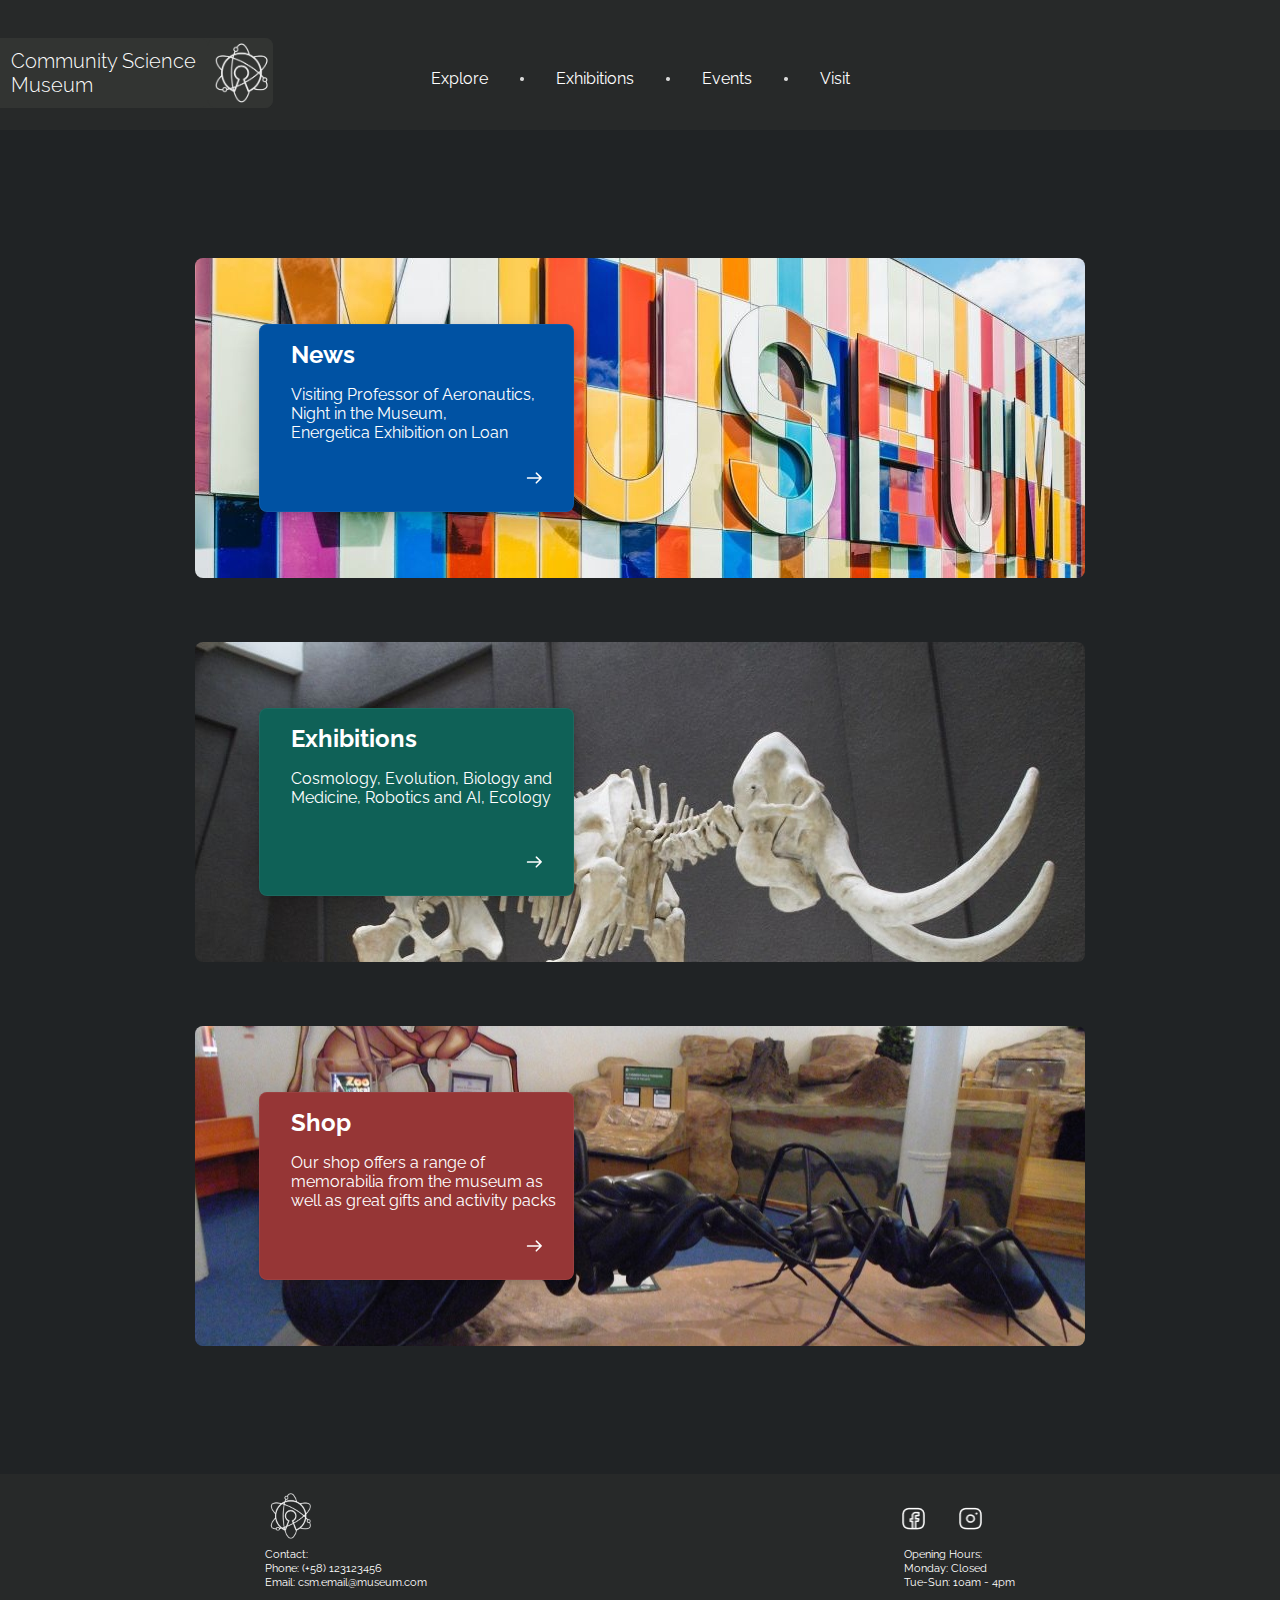
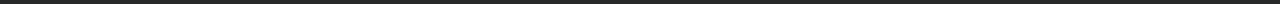
<file: index.html>
<!DOCTYPE html>
<html lang="en">

<head>
    <meta charset="UTF-8" />
    <meta http-equiv="X-UA-Compatible" content="IE=edge" />
    <meta name="viewport" content="width=device-width, initial-scale=1.0" />
    <meta name="description" content="Home Page of Community Science Museum " />
    <link rel="stylesheet" href="global.css" />
    <link rel="stylesheet" href="index.css" />
    <script src="app.js" defer></script>
    <title>Homepage | Semester Project</title>
</head>

<body>
    <!-- Header start -->
    <header class="header">
        <div class="csm-text">
            <h1>Community Science Museum</h1>
            <a href="/index.html">
                <figure class="logo-wrapper">
                    <img id="logo" class="logo" src="/images/footer-logo.png"
                        alt="The logo of Community Science Museum" />
                </figure>
            </a>
        </div>
        <nav class="nav">
            <p class="nav-link">
                <a href="/explore/explore.html" class="explore">Explore</a>
            </p>

            <img class="nav-dots" src="/images/Navbar-dots.png" alt="Dot between links" />

            <p class="nav-link">
                <a href="/exhibitions/exhibitions.html" class="exhibitions">Exhibitions</a>
            </p>

            <img class="nav-dots" src="/images/Navbar-dots.png" alt="Dot between links" />

            <p class="nav-link">
                <a href="/events/events.html" class="events">Events</a>
            </p>

            <img class="nav-dots" src="/images/Navbar-dots.png" alt="Dot between links" />

            <p class="nav-link">
                <a href="/visit/visit.html" class="visit">Visit</a>
            </p>


        </nav>
    </header>
    <!-- Header end -->
    <!-- Main start -->
    <main>
        <!-- Mobile/tablet start -->
        <section class="card-container mobile">
            <h1>Home</h1>
            <article class="card">
                <a href="events/events.html">
                    <img class="card-image" src="images/scott-webb-102825.jpg"
                        alt="A look at the Museum wall from the outside" />
                    <div class="card-text-arrow-container">
                        <div class="card-text">
                            <h2>Events</h2>
                            <p>
                                Visiting Professor of Aeronautics,
                                Night in the Museum,
                                Energetica Exhibition on Loan
                            </p>
                        </div>
                        <img class="right-arrow" src="images/right-arrow.png" alt="Arrow pointing to the right" />
                    </div>
                </a>
            </article>
            <article class="card bg-green">
                <a href="exhibitions/exhibitions.html">
                    <img class="card-image" src="images/mammoth-1257288_1920.jpg" alt="The skeleton of a Mammoth" />
                    <div class="card-text-arrow-container">
                        <div class="card-text">
                            <h2>Exhibitions</h2>
                            <p>
                                Cosmology, Evolution, Biology and Medicine, Robotics and AI,
                                Ecology
                            </p>
                        </div>
                        <img class="right-arrow" src="images/right-arrow.png" alt="Arrow pointing to the right" />
                    </div>
                </a>
            </article>
            <article class="card bg-red">
                <a href="visit/visit.html">
                    <img class="card-image" src="images/genoa-956405_1920.jpg"
                        alt="A look at the Museum wall from the outside" />
                    <div class="card-text-arrow-container mobile">
                        <div class="card-text">
                            <h2>Shop</h2>
                            <p>
                                Our shop offers a range of memorabilia from the museum as well as
                                great gifts and activities!
                            </p>
                        </div>
                        <img class="right-arrow" src="images/right-arrow.png" alt="Arrow pointing to the right" />
                    </div>
                </a>
            </article>
        </section>
        <!-- Mobile/tablet end -->
        <!-- Desktop start -->
        <section class="desktop-card-container desktop">
            <img id="top-button" src="images/Arrow-up.png" alt="Back to top" style="visibility: hidden;">
            <article class="card bg-museum">
                <div class="inner-card">
                    <a href="events/events.html">
                        <div class="inner-card-text">
                            <h2 class="h2-text">News</h2>
                            <p>Visiting Professor of Aeronautics,<br>
                                Night in the Museum, <br>
                                Energetica Exhibition on Loan</p>
                        </div>
                        <div class="inner-card-arrow">
                            <img src="images/right-arrow.png" alt="Arrow pointing right">
                        </div>
                    </a>
                </div>
            </article>
            <article class="card bg-mammoth">
                <div class="inner-card bg-green">
                    <a href="exhibitions/exhibitions.html">
                        <div class="inner-card-text">
                            <h2 class="h2-text">Exhibitions</h2>
                            <p>Cosmology, Evolution, Biology and Medicine, Robotics and AI, Ecology</p>
                        </div>
                        <div class="inner-card-arrow">
                            <img src="images/right-arrow.png" alt="Arrow pointing right">
                        </div>
                    </a>
                </div>
            </article>
            <article class="card bg-ant">
                <div class="inner-card bg-red">
                    <a href="visit/visit.html">
                        <div class="inner-card-text">
                            <h2 class="h2-text">Shop</h2>
                            <p>Our shop offers a range of memorabilia from the museum as well as great gifts and
                                activity
                                packs</p>
                        </div>
                        <div class="inner-card-arrow">
                            <img src="images/right-arrow.png" alt="Arrow pointing right">
                        </div>
                    </a>
                </div>
            </article>
        </section>
        <!-- To the top button start -->
        <!-- To the top button end -->
        <!-- Desktop end -->
    </main>
    <!-- Main end -->
    <!-- Footer start -->
    <footer class="footer">
        <div class="wrapper">
            <div class="logos">
                <a href="index.html">
                    <img class="footer-logo" src="images/footer-logo.png" alt="Community Science Museum Logo" />
                </a>
                <div class="social-logos">
                    <img class="facebook-logo" src="images/facebook.png" alt="Facebook logo" />
                    <img class="instagram-logo" src="images/instagram.png" alt="Instagram logo" />
                </div>
            </div>
            <div class="info">
                <div class="contact">
                    <h3>Contact:</h3>
                    <h3>Phone: (+58) 123123456</h3>
                    <h3>Email: csm.email@museum.com</h3>
                </div>
                <div class="opening-hours">
                    <h3>Opening Hours:</h3>
                    <h3>Monday: Closed</h3>
                    <h3>Tue-Sun: 10am - 4pm</h3>
                </div>
            </div>
        </div>
    </footer>
    <!-- Footer end -->
</body>

</html>
</file>
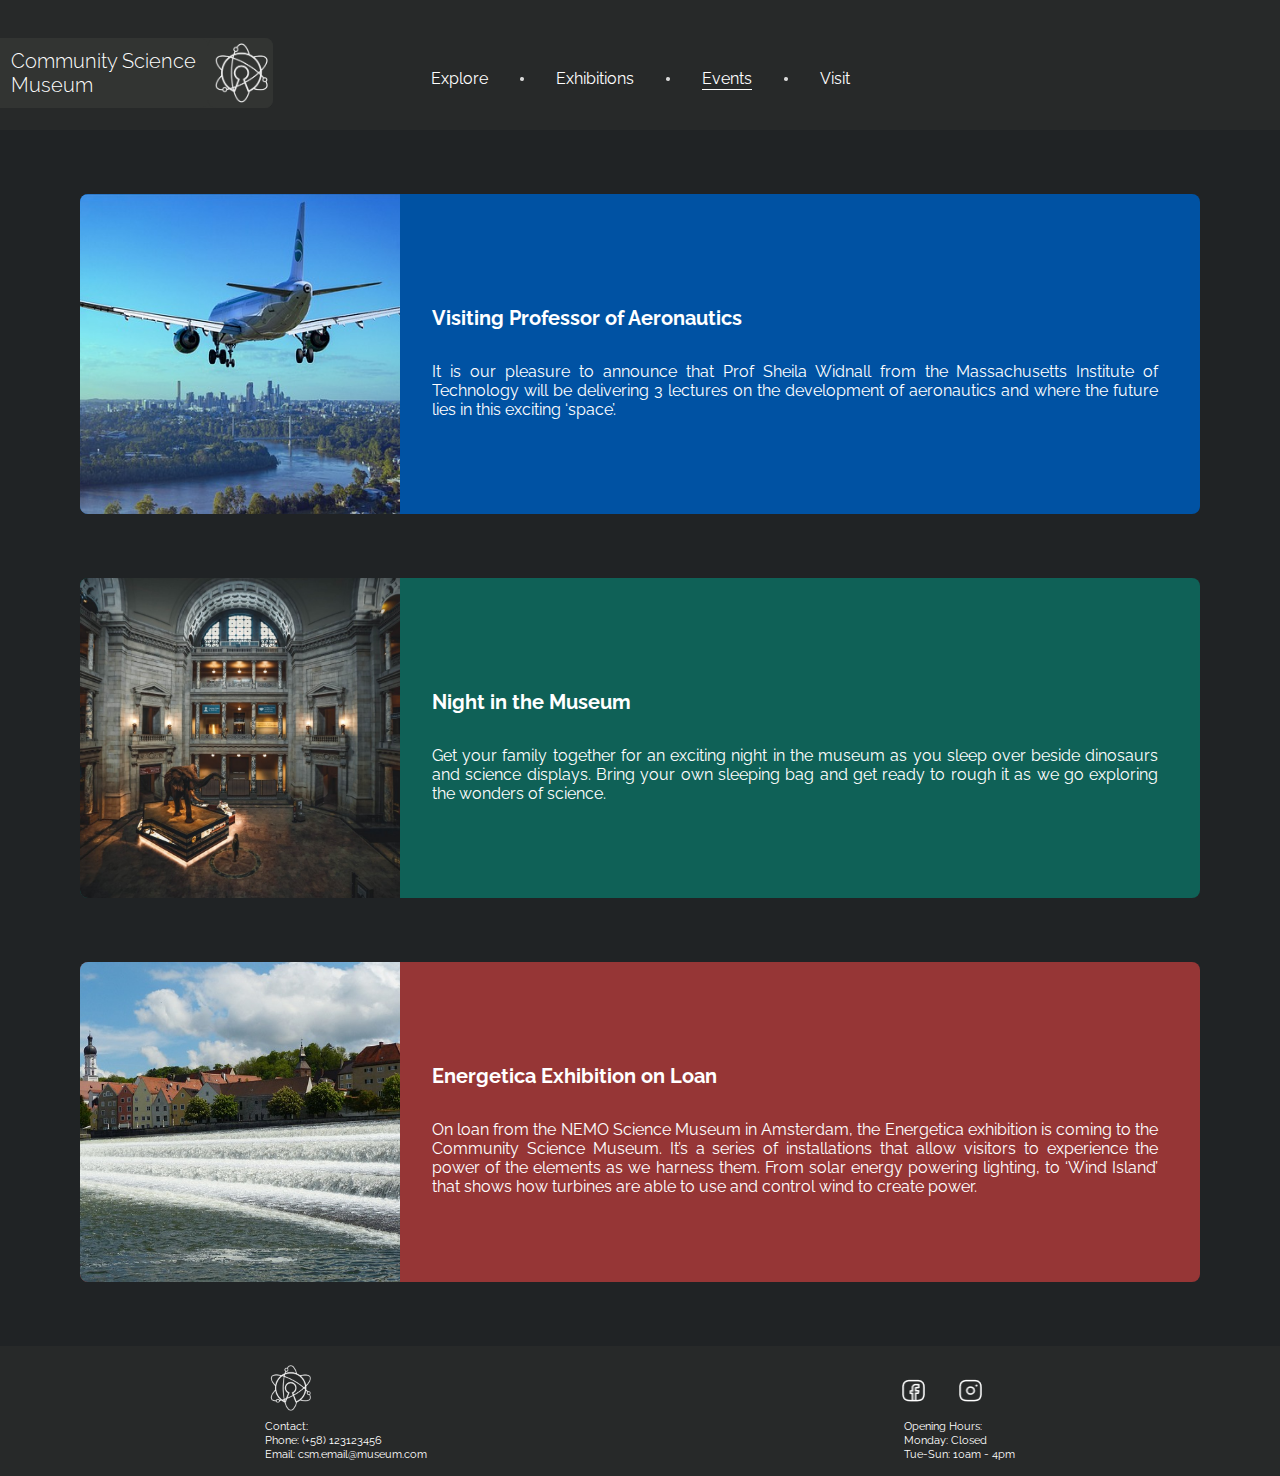
<file: events/events.html>
<!DOCTYPE html>
<html lang="en">

<head>
  <meta charset="UTF-8" />
  <meta http-equiv="X-UA-Compatible" content="IE=edge" />
  <meta name="viewport" content="width=device-width, initial-scale=1.0" />
  <meta name="description" content="Here you can explore our different activities for kids, teachers and researchers" />
  <link rel="stylesheet" href="/global.css" />
  <script src="../app.js" defer></script>
  <title>Explore | Semester Project</title>
</head>

<body>
  <!-- Header start -->
  <header class="header">
    <div class="csm-text">
      <h1>Community Science Museum</h1>
      <a href="/index.html">
        <figure class="logo-wrapper">
          <img id="logo" class="logo" src="/images/footer-logo.png" alt="The logo of Community Science Museum" />
        </figure>
      </a>
    </div>
    <nav class="nav">
      <p class="nav-link">
        <a href="/explore/explore.html" class="explore">Explore</a>
      </p>

      <img class="nav-dots" src="/images/Navbar-dots.png" alt="Dot between links" />

      <p class="nav-link">
        <a href="/exhibitions/exhibitions.html" class="exhibitions">Exhibitions</a>
      </p>

      <img class="nav-dots" src="/images/Navbar-dots.png" alt="Dot between links" />

      <p class="active">
        <a href="/events/events.html" class="events">Events</a>
      </p>

      <img class="nav-dots" src="/images/Navbar-dots.png" alt="Dot between links" />

      <p class="nav-link">
        <a href="/visit/visit.html" class="visit">Visit</a>
      </p>


    </nav>
  </header>
  <!-- Header end -->
  <!-- Main start -->
  <main>
    <!-- Mobile/tablet Start -->
    <section class="card-container mobile">
      <h1>Events</h1>
      <article class="card">
        <h2 class="h2-text">Visiting Professor of Aeronautics</h2>
        <p>
          It is our pleasure to announce that Prof Sheila Widnall from the Massachusetts Institute of Technology will be
          delivering 3 lectures on the development of aeronautics and where the future lies in this exciting ‘space’.
        </p>
        <img class="card-image" src="/images/airplane-g70230c7b4_640.jpg" alt="Airplane flying over a city" />
      </article>
      <article class="card bg-green">
        <h2 class="h2-text">Night in the Museum</h2>
        <p>
          Get your family together for an exciting night in the museum as you sleep over beside dinosaurs and science
          displays. Bring your own sleeping bag and get ready to rough it as we go exploring the wonders of science.
        </p>
        <img class="card-image" src="/images/roberto-nickson-396152.jpg" alt="The museum shown in the evening" />
      </article>
      <article class="card bg-red">
        <h2 class="h2-text">Energetica exhibition on loan</h2>
        <p>
          On loan from the NEMO Science Museum in Amsterdam, the Energetica exhibition is coming to the Community
          Science Museum. It’s a series of installations that allow visitors to experience the power of the elements as
          we harness them. From solar energy powering lighting, to ‘Wind Island’ that shows how turbines are able to use
          and control wind to create power.
        </p>
        <img class="card-image" src="/images/landsberg-am-lech-gb5f55161c_640.jpg"
          alt="Showcasing a waterfall generating power" />
      </article>
    </section>
    <!-- Mobile/tablet End -->
    <!-- Desktop Start -->
    <section class="desktop-card-container desktop">
      <img id="top-button" src="../images/Arrow-up.png" alt="Back to top" style="visibility: hidden;">

      <article class="desktop-card">
        <img class="desktop-card-image" src="/images/airplane-g70230c7b4_640.jpg" alt="Airplane flying over a city" />
        <div class="desktop-card-text">
          <h2 class="h2-text">Visiting Professor of Aeronautics</h2>
          <p>
            It is our pleasure to announce that Prof Sheila Widnall from the Massachusetts Institute of Technology will
            be delivering 3 lectures on the development of aeronautics and where the future lies in this exciting
            ‘space’.
          </p>
        </div>
      </article>
      <article class="desktop-card bg-green">
        <img class="desktop-card-image teacher" src="/images/roberto-nickson-396152.jpg"
          alt="The museum in the evening" />
        <div class="desktop-card-text">
          <h2 class="h2-text">Night in the Museum</h2>
          <p>
            Get your family together for an exciting night in the museum as you sleep over beside dinosaurs and science
            displays. Bring your own sleeping bag and get ready to rough it as we go exploring the wonders of science.
          </p>
        </div>
      </article>
      <article class="desktop-card bg-red">
        <img class="desktop-card-image" src="/images/landsberg-am-lech-gb5f55161c_640.jpg"
          alt="Showcasing a waterfall generating power" />
        <div class="desktop-card-text">
          <h2 class="h2-text">Energetica Exhibition on Loan</h2>
          <p>
            On loan from the NEMO Science Museum in Amsterdam, the Energetica exhibition is coming to the Community
            Science Museum. It’s a series of installations that allow visitors to experience the power of the elements
            as we harness them. From solar energy powering lighting, to ‘Wind Island’ that shows how turbines are able
            to use and control wind to create power.
          </p>
        </div>
      </article>
    </section>

    <!-- Desktop end -->
  </main>
  <!-- Main end -->
  <!-- Footer start -->
  <footer class="footer">
    <div class="wrapper">
      <div class="logos">
        <a href="/index.html">
          <img class="footer-logo" src="/images/footer-logo.png" alt="Community Science Museum Logo" />
        </a>
        <div class="social-logos">
          <img class="facebook-logo" src="/images/facebook.png" alt="Facebook logo" />
          <img class="instagram-logo" src="/images/instagram.png" alt="Instagram logo" />
        </div>
      </div>
      <div class="info">
        <div class="contact">
          <h3>Contact:</h3>
          <h3>Phone: (+58) 123123456</h3>
          <h3>Email: csm.email@museum.com</h3>
        </div>
        <div class="opening-hours">
          <h3>Opening Hours:</h3>
          <h3>Monday: Closed</h3>
          <h3>Tue-Sun: 10am - 4pm</h3>
        </div>
      </div>
    </div>
  </footer>
  <!-- Footer end -->
</body>

</html>
</file>
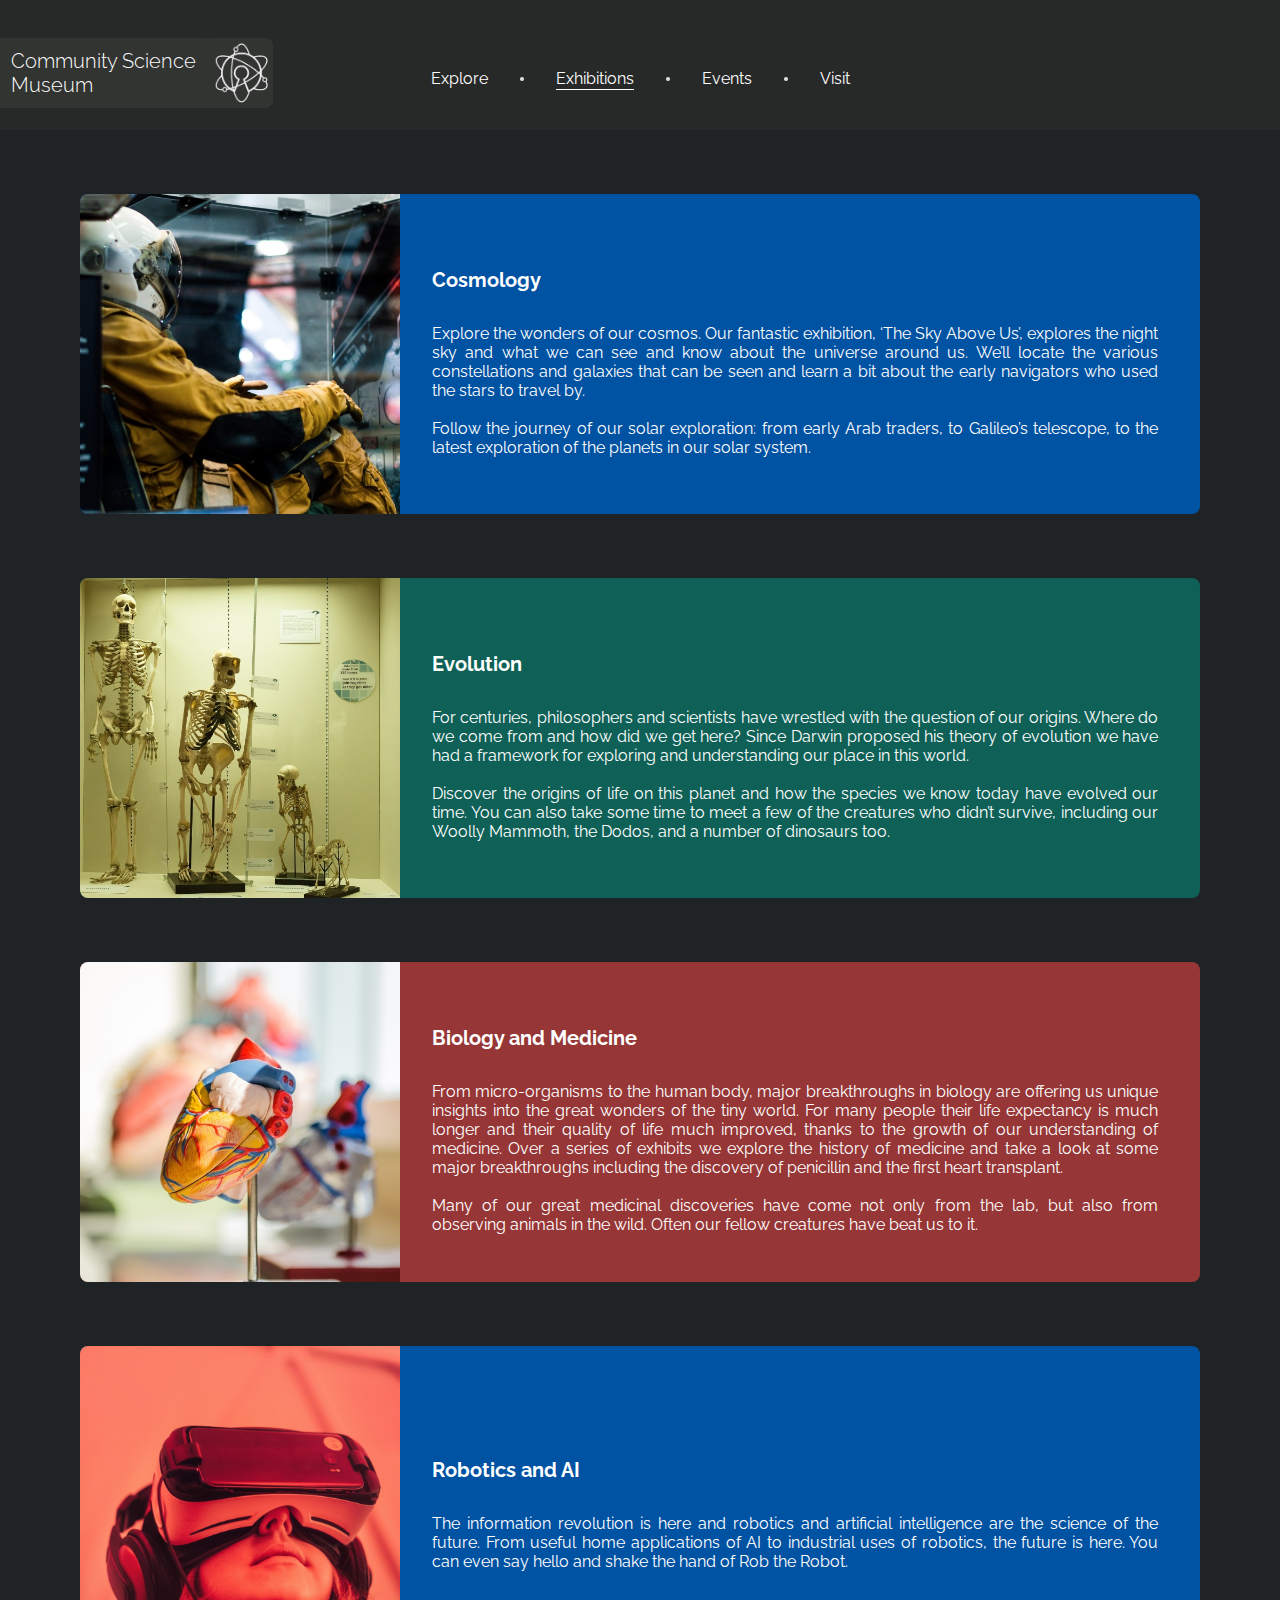
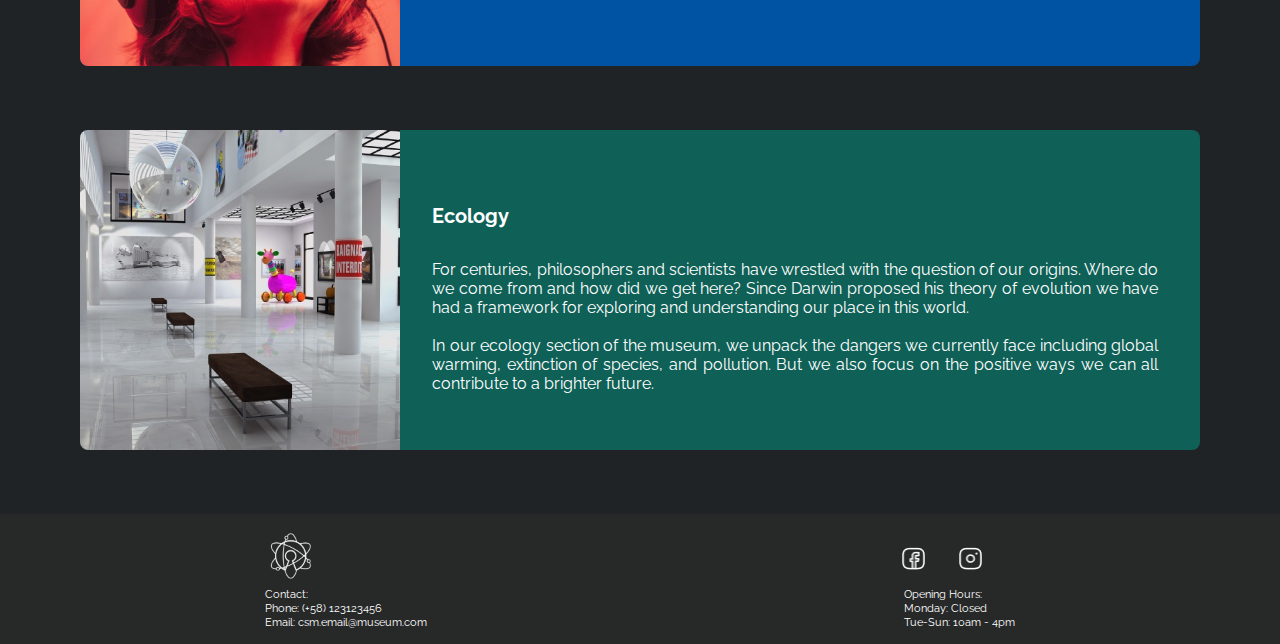
<file: exhibitions/exhibitions.html>
<!DOCTYPE html>
<html lang="en">

<head>
  <meta charset="UTF-8" />
  <meta http-equiv="X-UA-Compatible" content="IE=edge" />
  <meta name="viewport" content="width=device-width, initial-scale=1.0" />
  <meta name="description" content="Here you can explore our different activities for kids, teachers and researchers" />
  <link rel="stylesheet" href="/global.css" />
  <script src="../app.js" defer></script>
  <title>Explore | Semester Project</title>
</head>

<body>
  <!-- Header start -->
  <header class="header">
    <div class="csm-text">
      <h1>Community Science Museum</h1>
      <a href="/index.html">
        <figure class="logo-wrapper">
          <img id="logo" class="logo" src="/images/footer-logo.png" alt="The logo of Community Science Museum" />
        </figure>
      </a>
    </div>
    <nav class="nav">
      <p class="nav-link">
        <a href="/explore/explore.html" class="explore">Explore</a>
      </p>

      <img class="nav-dots" src="/images/Navbar-dots.png" alt="Dot between links" />

      <p class="active">
        <a href="/exhibitions/exhibitions.html" class="exhibitions">Exhibitions</a>
      </p>

      <img class="nav-dots" src="/images/Navbar-dots.png" alt="Dot between links" />

      <p class="nav-link">
        <a href="/events/events.html" class="events">Events</a>
      </p>

      <img class="nav-dots" src="/images/Navbar-dots.png" alt="Dot between links" />

      <p class="nav-link">
        <a href="/visit/visit.html" class="visit">Visit</a>
      </p>


    </nav>
  </header>
  <!-- Header end -->
  <!-- Main start -->
  <main>
    <!-- Mobile/tablet Start -->
    <section class="card-container mobile">
      <h1>Exhibitions</h1>
      <article class="card">
        <h2 class="h2-text">Cosmology</h2>
        <p>
          Explore the wonders of our cosmos. Our fantastic exhibition, ‘The Sky Above Us’, explores the night sky and
          what we can see and know about the universe around us. We’ll locate the various constellations and galaxies
          that can be seen and learn a bit about the early navigators who used the stars to travel by.
        </p>
        <img class="card-image" src="/images/andrew-ruiz-348421.jpg" alt="Astronaut sitting in a space shuttle" />
        <p>
          Follow the journey of our solar exploration: from early Arab traders, to Galileo’s telescope, to the latest
          exploration of the planets in our solar system.
        </p>
        <img class="card-image" src="/images/celso-405219.jpg" alt="The moon in different phases" />
      </article>
      <article class="card bg-green">
        <h2 class="h2-text">Evolution</h2>
        <p>
          For centuries, philosophers and scientists have wrestled with the question of our origins. Where do we come
          from and how did we get here? Since Darwin proposed his theory of evolution we have had a framework for
          exploring and understanding our place in this world.
        </p>
        <img class="card-image" src="/images/skeleton-414543_1920.jpg"
          alt="Three skeletons showcasing the evolution of humans" />
        <p>
          Discover the origins of life on this planet and how the species we know today have evolved our time. You can
          also take some time to meet a few of the creatures who didn’t survive, including our Woolly Mammoth, the
          Dodos, and a number of dinosaurs too.
        </p>
        <img class="card-image" src="/images/mammoth-1257288_1920.jpg" alt="The skeleton of a mammoth" />
      </article>
      <article class="card bg-red">
        <h2>Biology and Medicine</h2>
        <p>
          From micro-organisms to the human body, major breakthroughs in biology are offering us unique insights into
          the great wonders of the tiny world.
          For many people their life expectancy is much longer and their quality of life much improved, thanks to the
          growth of our understanding of medicine. Over a series of exhibits we explore the history of medicine and take
          a look at some major breakthroughs including the discovery of penicillin and the first heart transplant.
        </p>
        <img class="card-image" src="/images/jesse-orrico-60373.jpg"
          alt="Transluscient skull showcasing different weins in the head of a human" />
        <p>
          Many of our great medicinal discoveries have come not only from the lab, but also from observing animals in
          the wild. Often our fellow creatures have beat us to it.
        </p>
        <img class="card-image" src="/images/heart-2607178_1920.jpg"
          alt="Transluscient heart showcasing different weins in the heart of a human" />
      </article>
      <article class="card">
        <h2 class="h2-text">Robotics and AI</h2>
        <p>
          The information revolution is here and robotics and artificial intelligence are the science of the future.
          From useful home applications of AI to industrial uses of robotics, the future is here. You can even say hello
          and shake the hand of Rob the Robot.
        </p>
        <img class="card-image" src="/images/samuel-zeller-158996.jpg" alt="A kid using a VR-headset" />
      </article>
      <article class="card bg-green">
        <h2 class="h2-text">Ecology</h2>
        <p>
          As we learn more and more of the impact humans are having on the planet, the more important it becomes that
          scientists explore how to create a sustainable future not just for humans but for the whole planet.
        </p>
        <img class="card-image" src="/images/william-bout-264826.jpg"
          alt="Showcasing an art project where a lot of strings are intertwined in 3d" />
        <p>
          In our ecology section of the museum, we unpack the dangers we currently face including global warming,
          extinction of species, and pollution. But we also focus on the positive ways we can all contribute to a
          brighter future. </p>
        <img class="card-image" src="/images/exhibition-1863344_1920.jpg"
          alt="Showcasing a lot of different art in the museum" />
      </article>
    </section>
    <!-- Mobile/tablet End -->
    <!-- Desktop Start -->
    <section class="desktop-card-container desktop">
      <img id="top-button" src="../images/Arrow-up.png" alt="Back to top" style="visibility: hidden;">

      <article class="desktop-card">
        <img class="desktop-card-image" src="/images/andrew-ruiz-348421.jpg"
          alt="Astronaut sitting in a space shuttle" />
        <div class="desktop-card-text">
          <h2 class="h2-text">Cosmology</h2>
          <p>
            Explore the wonders of our cosmos. Our fantastic exhibition, ‘The Sky Above Us’, explores the night sky and
            what we can see and know about the universe around us. We’ll locate the various constellations and galaxies
            that can be seen and learn a bit about the early navigators who used the stars to travel by. <br>
            <br>
            Follow the journey of our solar exploration: from early Arab traders, to Galileo’s telescope, to the latest
            exploration of the planets in our solar system.
          </p>
        </div>
      </article>
      <article class="desktop-card bg-green">
        <img class="desktop-card-image" src="/images/skeleton-414543_1920.jpg"
          alt="Three skeletons showcasing the evolution of humans" />
        <div class="desktop-card-text">
          <h2 class="h2-text">Evolution</h2>
          <p>
            For centuries, philosophers and scientists have wrestled with the question of our origins. Where do we come
            from and how did we get here? Since Darwin proposed his theory of evolution we have had a framework for
            exploring and understanding our place in this world. <br>
            <br>
            Discover the origins of life on this planet and how the species we know today have evolved our time. You can
            also take some time to meet a few of the creatures who didn’t survive, including our Woolly Mammoth, the
            Dodos, and a number of dinosaurs too.
          </p>
        </div>
      </article>
      <article class="desktop-card bg-red">
        <img class="desktop-card-image" src="/images/heart-2607178_1920.jpg"
          alt="Transluscient heart showing different veins" />
        <div class="desktop-card-text">
          <h2 class="h2-text">Biology and Medicine</h2>
          <p>
            From micro-organisms to the human body, major breakthroughs in biology are offering us unique insights into
            the great wonders of the tiny world.
            For many people their life expectancy is much longer and their quality of life much improved, thanks to the
            growth of our understanding of medicine. Over a series of exhibits we explore the history of medicine and
            take a look at some major breakthroughs including the discovery of penicillin and the first heart
            transplant. <br>
            <br>
            Many of our great medicinal discoveries have come not only from the lab, but also from observing animals in
            the wild. Often our fellow creatures have beat us to it.
          </p>
        </div>
      </article>
      <article class="desktop-card">
        <img class="desktop-card-image" src="/images/samuel-zeller-158996.jpg" alt="A kid using a VR-headset" />
        <div class="desktop-card-text">
          <h2 class="h2-text">Robotics and AI</h2>
          <p>
            The information revolution is here and robotics and artificial intelligence are the science of the future.
            From useful home applications of AI to industrial uses of robotics, the future is here. You can even say
            hello and shake the hand of Rob the Robot. </p>
        </div>
      </article>
      <article class="desktop-card bg-green">
        <img class="desktop-card-image" src="/images/exhibition-1863344_1920.jpg"
          alt="Showcasing different art in the museum" />
        <div class="desktop-card-text">
          <h2 class="h2-text">Ecology</h2>
          <p>
            For centuries, philosophers and scientists have wrestled with the question of our origins. Where do we come
            from and how did we get here? Since Darwin proposed his theory of evolution we have had a framework for
            exploring and understanding our place in this world. <br>
            <br>
            In our ecology section of the museum, we unpack the dangers we currently face including global warming,
            extinction of species, and pollution. But we also focus on the positive ways we can all contribute to a
            brighter future.
          </p>
        </div>
      </article>
    </section>

    <!-- Desktop end -->
  </main>
  <!-- Main end -->
  <!-- Footer start -->
  <footer class="footer">
    <div class="wrapper">
      <div class="logos">
        <a href="/index.html">
          <img class="footer-logo" src="/images/footer-logo.png" alt="Community Science Museum Logo" />
        </a>
        <div class="social-logos">
          <img class="facebook-logo" src="/images/facebook.png" alt="Facebook logo" />
          <img class="instagram-logo" src="/images/instagram.png" alt="Instagram logo" />
        </div>
      </div>
      <div class="info">
        <div class="contact">
          <h3>Contact:</h3>
          <h3>Phone: (+58) 123123456</h3>
          <h3>Email: csm.email@museum.com</h3>
        </div>
        <div class="opening-hours">
          <h3>Opening Hours:</h3>
          <h3>Monday: Closed</h3>
          <h3>Tue-Sun: 10am - 4pm</h3>
        </div>
      </div>
    </div>
  </footer>
  <!-- Footer end -->
</body>

</html>
</file>
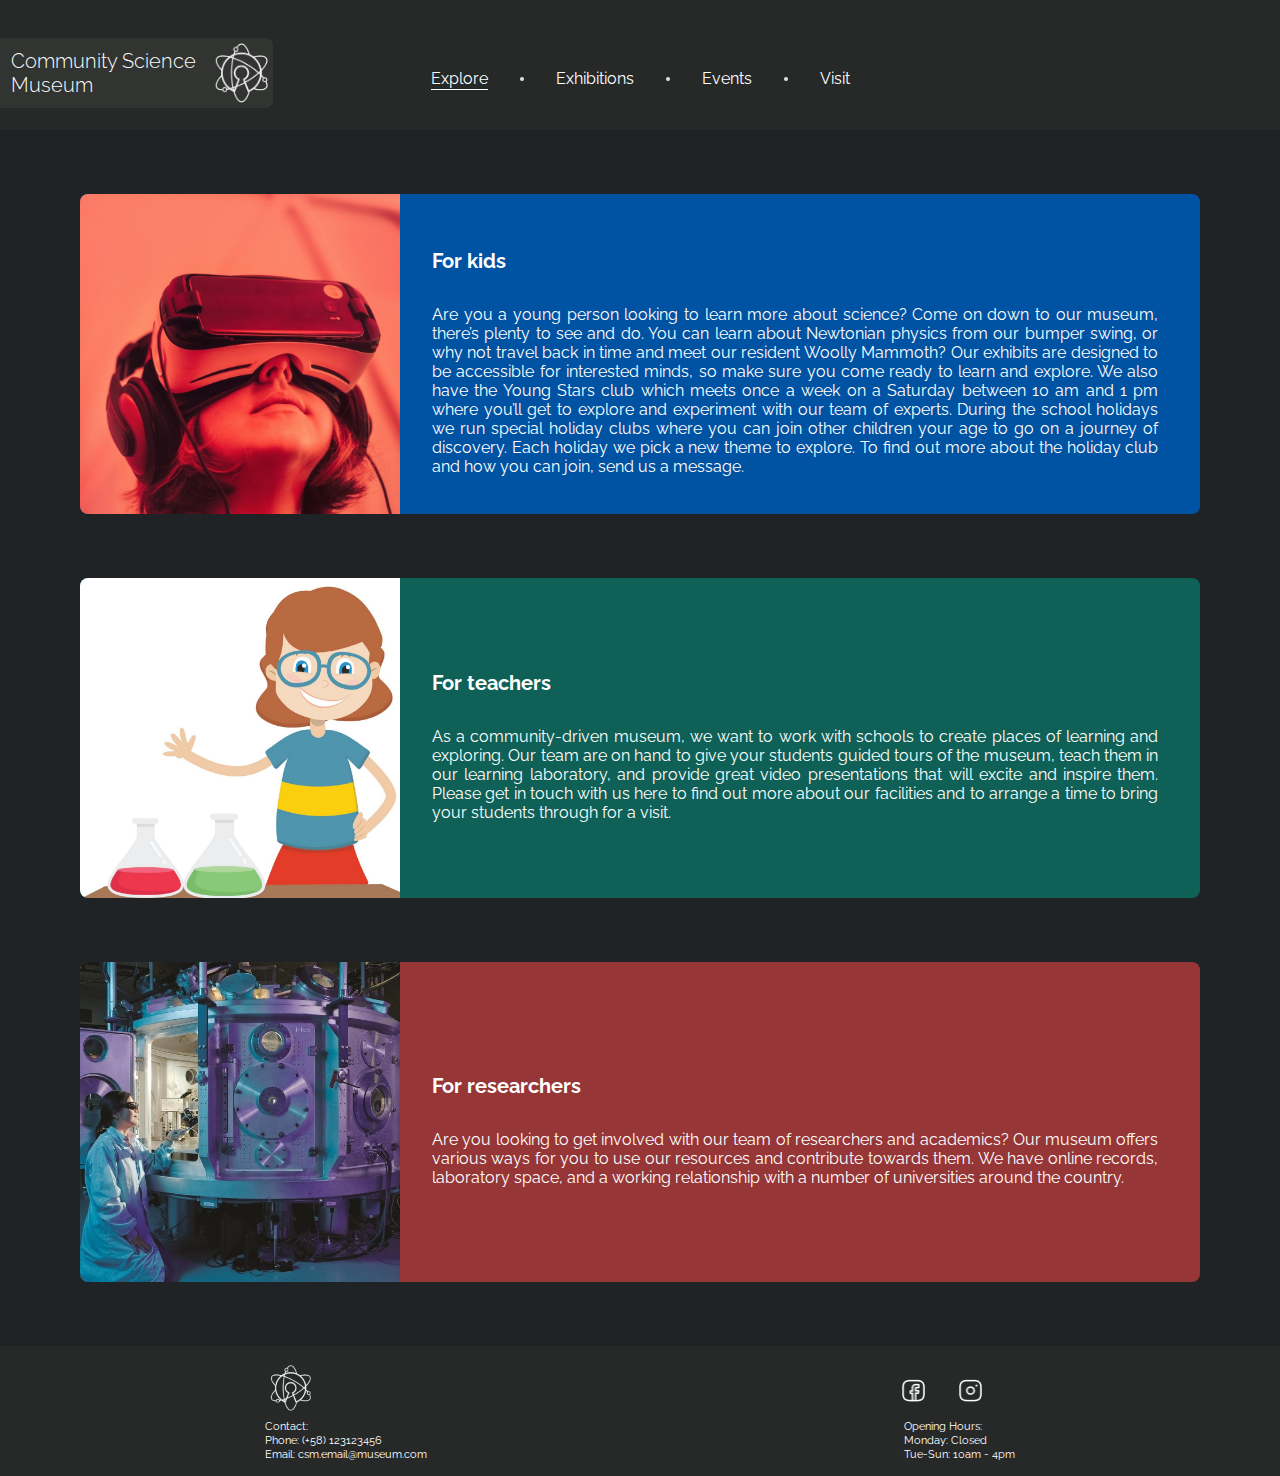
<file: explore/explore.html>
<!DOCTYPE html>
<html lang="en">

<head>
  <meta charset="UTF-8" />
  <meta http-equiv="X-UA-Compatible" content="IE=edge" />
  <meta name="viewport" content="width=device-width, initial-scale=1.0" />
  <meta name="description" content="Here you can explore our different activities for kids, teachers and researchers" />
  <link rel="stylesheet" href="/global.css" />
  <script src="../app.js" defer></script>

  <title>Explore | Semester Project</title>
</head>

<body>
  <!-- Header start -->
  <header class="header">
    <div class="csm-text">
      <h1>Community Science Museum</h1>
      <a href="/index.html">
        <figure class="logo-wrapper">
          <img id="logo" class="logo" src="/images/footer-logo.png" alt="The logo of Community Science Museum" />
        </figure>
      </a>
    </div>
    <nav class="nav">
      <p class="active">
        <a href="/explore/explore.html" class="explore">Explore</a>
      </p>

      <img class="nav-dots" src="/images/Navbar-dots.png" alt="Dot between links" />

      <p class="nav-link">
        <a href="/exhibitions/exhibitions.html" class="exhibitions">Exhibitions</a>
      </p>

      <img class="nav-dots" src="/images/Navbar-dots.png" alt="Dot between links" />

      <p class="nav-link">
        <a href="/events/events.html" class="events">Events</a>
      </p>

      <img class="nav-dots" src="/images/Navbar-dots.png" alt="Dot between links" />

      <p class="nav-link">
        <a href="/visit/visit.html" class="visit">Visit</a>
      </p>


    </nav>
  </header>
  <!-- Header end -->
  <!-- Main start -->
  <main>
    <!-- Mobile/tablet Start -->
    <section class="card-container mobile">
      <h1>Explore</h1>
      <article class="card">
        <h2 class="h2-text">For kids</h2>
        <p>
          Are you a young person looking to learn more about science? Come on down to our museum, there’s plenty to
          see
          and do.
          You can learn about Newtonian physics from our bumper swing, or why not travel back in time and meet our
          resident Woolly Mammoth? Our exhibits are designed to be accessible for interested minds, so make sure you
          come ready to learn and explore.
        </p>
        <img class="card-image" src="/images/mammoth-1257288_1920.jpg" alt="A mammoth's skeleton" />
        <p>
          We also have the Young Stars club which meets once a week on a Saturday between 10 am and 1 pm where
          you’ll get to explore and experiment with our team of experts.
        </p>
        <img class="card-image" src="/images/people-219985_1280.jpg" alt="A teenager looking through a microscope" />
        <p>During the school holidays we run special holiday clubs where you can join other children your age to go
          on a journey of discovery. Each holiday we pick a new theme to explore. To find out more about the holiday
          club and how you can join, send us a message. </p>
        <img class="card-image" src="/images/samuel-zeller-158996.jpg" alt="Kid using a VR-headset" />
      </article>
      <article class="card bg-green">
        <h2 class="h2-text">For teachers</h2>
        <p>
          As a community-driven museum, we want to work with schools to create places of learning and exploring. Our
          team are on hand to give your students guided tours of the museum, teach them in our learning laboratory,
          and
          provide great video presentations that will excite and inspire them.
          Please get in touch with us here to find out more about our facilities and to arrange a time to bring your
          students through for a visit.
        </p>
        <img class="card-image" src="/images/teacher-2816112.jpg" alt="A cartoony teacher image" />
      </article>
      <article class="card bg-red">
        <h2 class="h2-text">For researchers</h2>
        <p>
          Are you looking to get involved with our team of researchers and academics? Our museum offers various ways
          for
          you to use our resources and contribute towards them. We have online records, laboratory space, and a
          working
          relationship with a number of universities around the country.
        </p>
        <img class="card-image" src="/images/scientific-2040795_1280.jpg"
          alt="Scientist doing an experiment in a lab" />
      </article>
    </section>
    <!-- Mobile/tablet End -->
    <!-- Desktop Start -->
    <section class="desktop-card-container desktop">
      <img id="top-button" src="../images/Arrow-up.png" alt="Back to top" style="visibility: hidden;">

      <article class="desktop-card">
        <img class="desktop-card-image" src="/images/samuel-zeller-158996.jpg" alt="Kid using a VR-headset" />
        <div class="desktop-card-text">
          <h2 class="h2-text">For kids</h2>
          <p>
            Are you a young person looking to learn more about science? Come on down to our museum, there’s plenty to
            see
            and do.
            You can learn about Newtonian physics from our bumper swing, or why not travel back in time and meet our
            resident Woolly Mammoth? Our exhibits are designed to be accessible for interested minds, so make sure you
            come ready to learn and explore.
            We also have the Young Stars club which meets once a week on a Saturday between 10 am and 1 pm where
            you’ll get to explore and experiment with our team of experts.
            During the school holidays we run special holiday clubs where you can join other children your age to go
            on a journey of discovery. Each holiday we pick a new theme to explore. To find out more about the holiday
            club and how you can join, send us a message.
          </p>
        </div>
      </article>
      <article class="desktop-card bg-green">
        <img class="desktop-card-image teacher" src="/images/teacher-2816112.jpg" alt="The skeleton of a Mammoth" />
        <div class="desktop-card-text">
          <h2 class="h2-text">For teachers</h2>
          <p>
            As a community-driven museum, we want to work with schools to create places of learning and exploring. Our
            team are on hand to give your students guided tours of the museum, teach them in our learning laboratory,
            and
            provide great video presentations that will excite and inspire them.
            Please get in touch with us here to find out more about our facilities and to arrange a time to bring your
            students through for a visit.
          </p>
        </div>
      </article>
      <article class="desktop-card bg-red">
        <img class="desktop-card-image" src="/images/scientific-2040795_1280.jpg"
          alt="Scientist doing an experiment in a lab" />
        <div class="desktop-card-text">
          <h2 class="h2-text">For researchers</h2>
          <p>
            Are you looking to get involved with our team of researchers and academics? Our museum offers various ways
            for
            you to use our resources and contribute towards them. We have online records, laboratory space, and a
            working
            relationship with a number of universities around the country.
          </p>
        </div>
      </article>
    </section>

    <!-- Desktop end -->
  </main>
  <!-- Main end -->
  <!-- Footer start -->
  <footer class="footer">
    <div class="wrapper">
      <div class="logos">
        <a href="/index.html">
          <img class="footer-logo" src="/images/footer-logo.png" alt="Community Science Museum Logo" />
        </a>
        <div class="social-logos">
          <img class="facebook-logo" src="/images/facebook.png" alt="Facebook logo" />
          <img class="instagram-logo" src="/images/instagram.png" alt="Instagram logo" />
        </div>
      </div>
      <div class="info">
        <div class="contact">
          <h3>Contact:</h3>
          <h3>Phone: (+58) 123123456</h3>
          <h3>Email: csm.email@museum.com</h3>
        </div>
        <div class="opening-hours">
          <h3>Opening Hours:</h3>
          <h3>Monday: Closed</h3>
          <h3>Tue-Sun: 10am - 4pm</h3>
        </div>
      </div>
    </div>
  </footer>
  <!-- Footer end -->
</body>

</html>
</file>
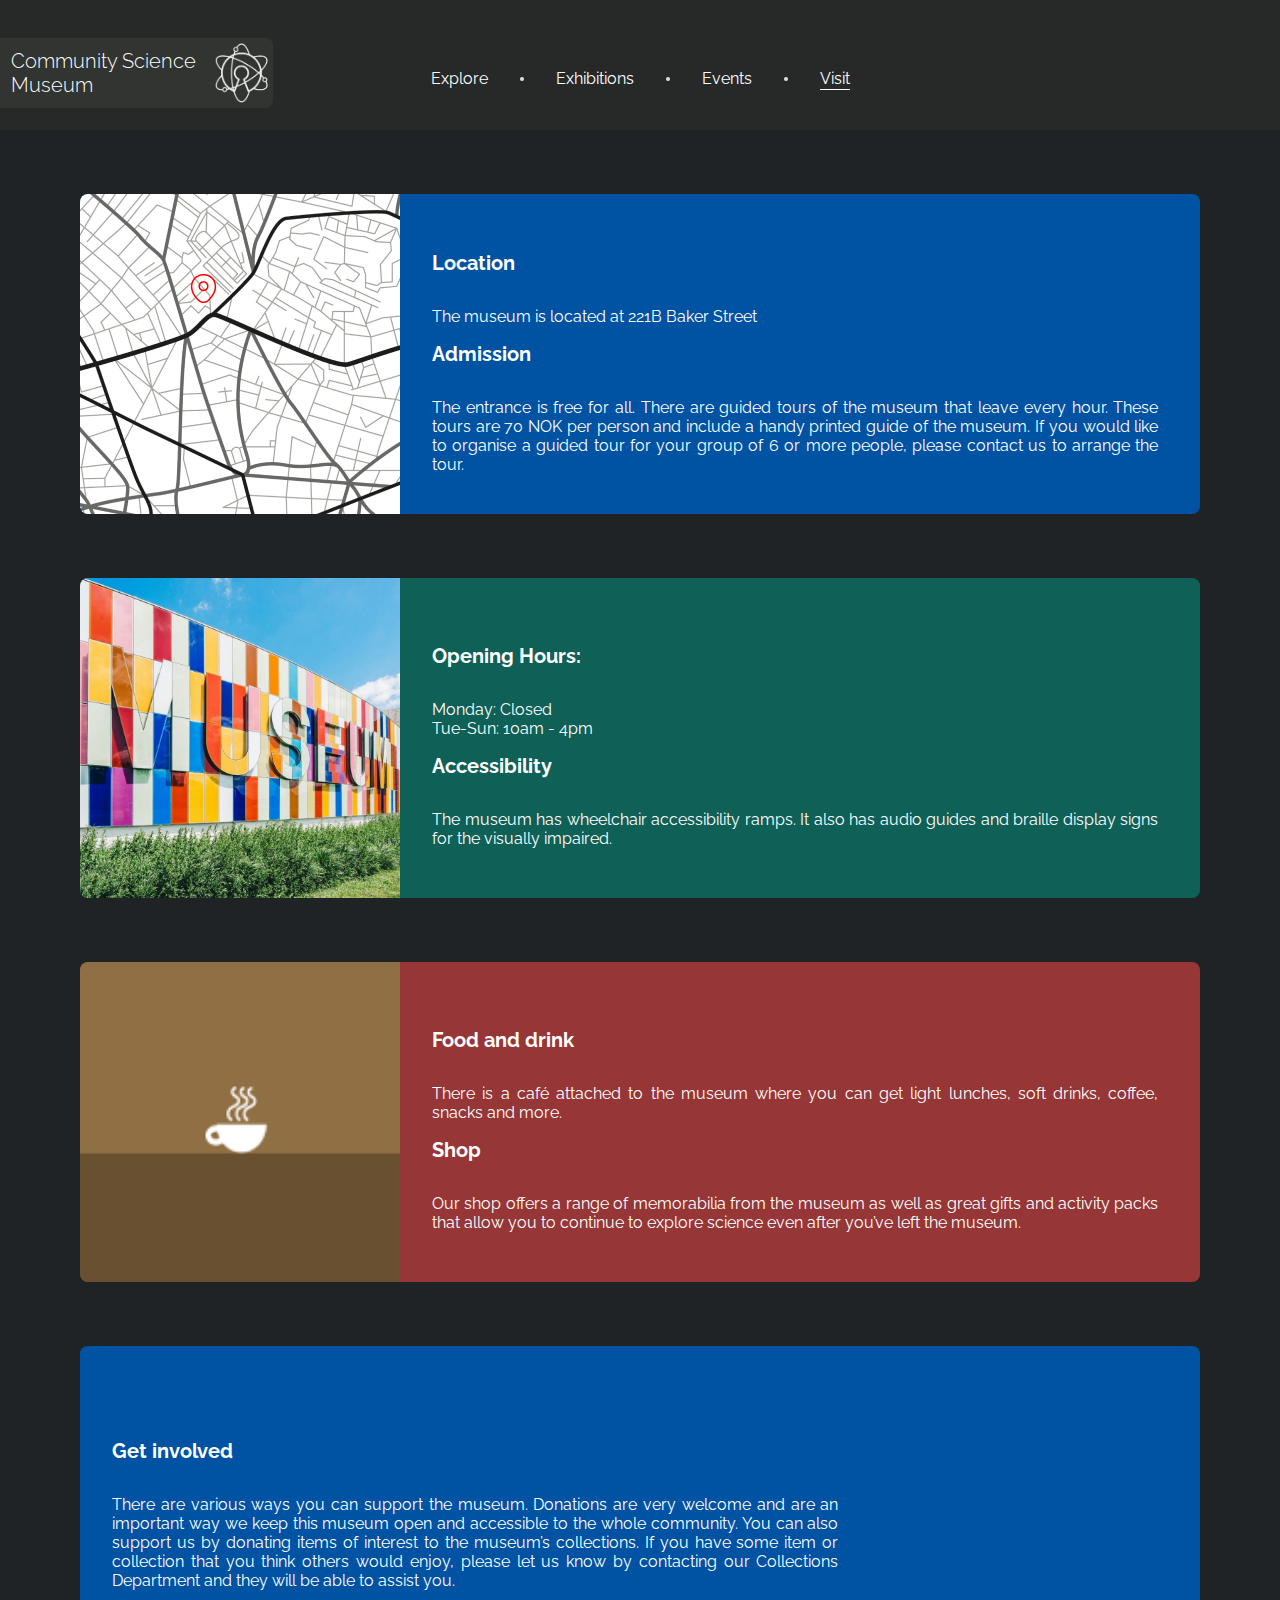
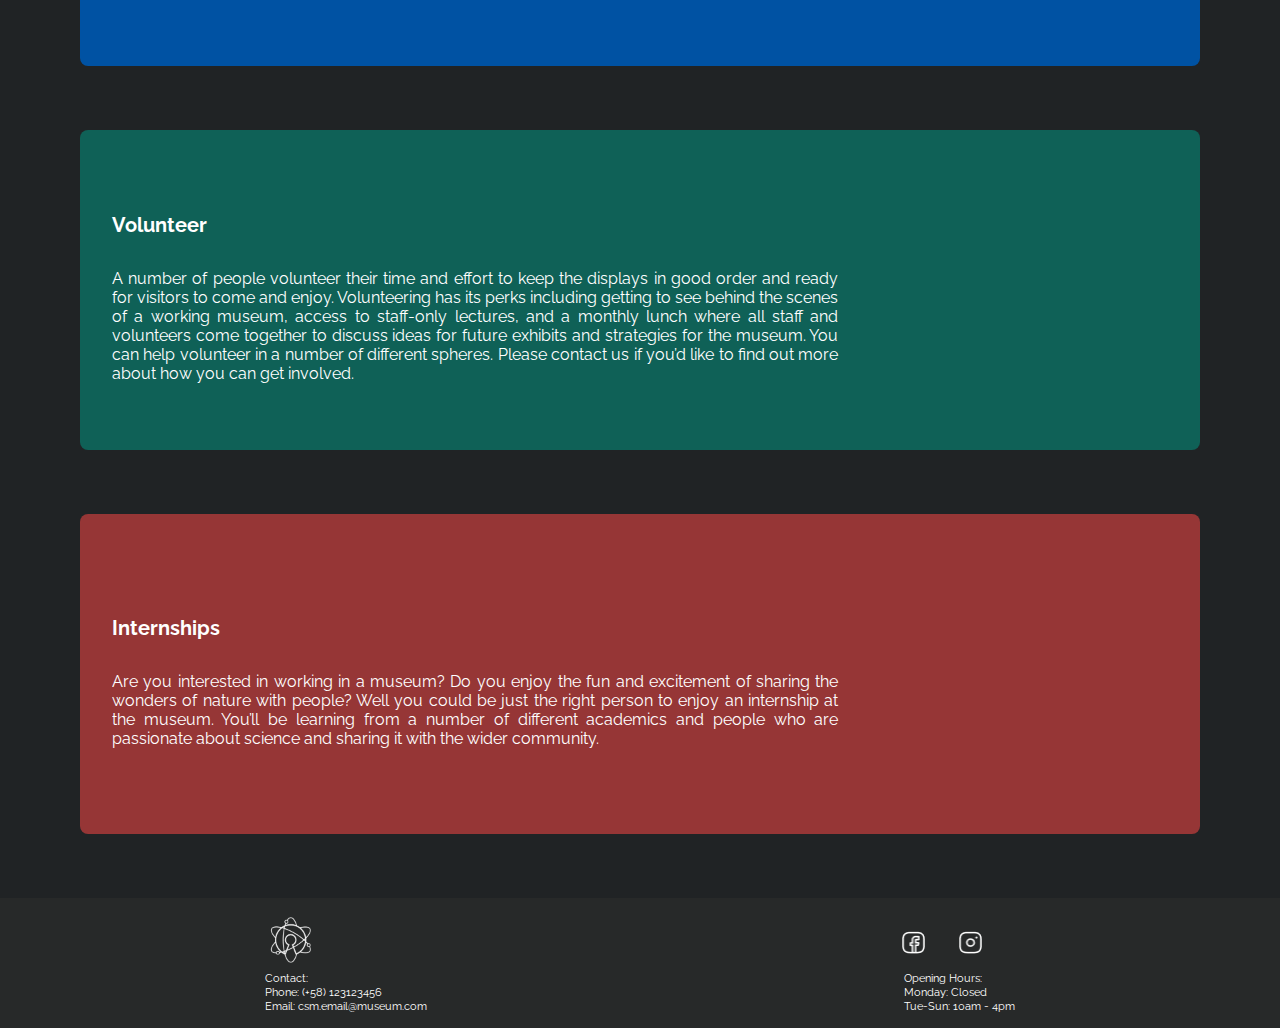
<file: visit/visit.html>
<!DOCTYPE html>
<html lang="en">

<head>
  <meta charset="UTF-8" />
  <meta http-equiv="X-UA-Compatible" content="IE=edge" />
  <meta name="viewport" content="width=device-width, initial-scale=1.0" />
  <meta name="description" content="Here you can explore our different activities for kids, teachers and researchers" />
  <link rel="stylesheet" href="/global.css" />
  <script src="../app.js" defer></script>
  <title>Explore | Semester Project</title>
</head>

<body>
  <!-- Header start -->
  <header class="header">
    <div class="csm-text">
      <h1>Community Science Museum</h1>
      <a href="/index.html">
        <figure class="logo-wrapper">
          <img id="logo" class="logo" src="/images/footer-logo.png" alt="The logo of Community Science Museum" />
        </figure>
      </a>
    </div>
    <nav class="nav">
      <p class="nav-link">
        <a href="/explore/explore.html" class="explore">Explore</a>
      </p>

      <img class="nav-dots" src="/images/Navbar-dots.png" alt="Dot between links" />

      <p class="nav-link">
        <a href="/exhibitions/exhibitions.html" class="exhibitions">Exhibitions</a>
      </p>

      <img class="nav-dots" src="/images/Navbar-dots.png" alt="Dot between links" />

      <p class="nav-link">
        <a href="/events/events.html" class="events">Events</a>
      </p>

      <img class="nav-dots" src="/images/Navbar-dots.png" alt="Dot between links" />

      <p class="active">
        <a href="/visit/visit.html" class="visit">Visit</a>
      </p>


    </nav>
  </header>
  <!-- Header end -->
  <!-- Main start -->
  <main>
    <!-- Mobile/tablet Start -->
    <section class="card-container mobile">
      <h1>Visit</h1>
      <article class="card">
        <h2 class="h2-text">Location</h2 class="h2-text">
        <p>
          The museum is located at 221B Baker Street
        </p>
        <img class="card-image" src="/images/Map-mobile.png" alt="Map showing where the museum is located" />
        <h2 class="h2-text">Admission</h2>
        <p>
          The entrance is free for all.
          There are guided tours of the museum that leave every hour. These tours are 70 NOK per person and include a
          handy printed guide of the museum.
          If you would like to organise a guided tour for your group of 6 or more people, please contact us to arrange
          the tour.
        </p>
        <h2 class="h2-text">Opening times:</h2>
        <p>
          Monday: Closed <br>
          Tue-Sun: 10am - 4pm </p>
        <p>During the school holidays we run special holiday clubs where you can join other children your age to go on a
          journey of discovery. Each holiday we pick a new theme to explore. To find out more about the holiday club and
          how you can join, send us a message. </p>
      </article>
      <article class="card bg-green">
        <h2>Accessibility</h2>
        <p>
          The museum has wheelchair accessibility ramps. It also has audio guides and braille display signs for the
          visually impaired.
        </p>
        <h2 class="h2-text">Food and Drink</h2>
        <p>There is a café attached to the museum where you can get light lunches, soft drinks, coffee, snacks and more.
        </p>
        <img class="card-image" src="/images/coffee-g2d0f7a3ff_640.png"
          alt="Picture of a coffe mug with a brown background" />
        <h2 class="h2-text">Shop</h2>
        <p>Our shop offers a range of memorabilia from the museum as well as great gifts and activity packs that allow
          you to continue to explore science even after you’ve left the museum.</p>
      </article>
      <article class="card bg-red">
        <h2 class="h2-text">Get involved</h2>
        <p>
          There are various ways you can support the museum. Donations are very welcome and are an important way we keep
          this museum open and accessible to the whole community.
          You can also support us by donating items of interest to the museum’s collections. If you have some item or
          collection that you think others would enjoy, please let us know by contacting our Collections Department and
          they will be able to assist you.
        </p>
        <h2 class="h2-text">Volunteer</h2>
        <p>A number of people volunteer their time and effort to keep the displays in good order and ready for visitors
          to come and enjoy. Volunteering has its perks including getting to see behind the scenes of a working museum,
          access to staff-only lectures, and a monthly lunch where all staff and volunteers come together to discuss
          ideas for future exhibits and strategies for the museum.
          You can help volunteer in a number of different spheres. Please contact us if you’d like to find out more
          about how you can get involved.</p>
        <h2 class="h2-text">Internships</h2>
        <p>Are you interested in working in a museum? Do you enjoy the fun and excitement of sharing the wonders of
          nature with people? Well you could be just the right person to enjoy an internship at the museum.
          You’ll be learning from a number of different academics and people who are passionate about science and
          sharing it with the wider community.</p>
      </article>
    </section>
    <!-- Mobile/tablet End -->
    <!-- Desktop Start -->
    <section class="desktop-card-container desktop">
      <img id="top-button" src="../images/Arrow-up.png" alt="Back to top" style="visibility: hidden;">

      <article class="desktop-card">
        <img class="desktop-card-image" src="/images/Map-desktop.png" alt="A map showing where the museum is located" />
        <div class="desktop-card-text">
          <h2 class="h2-text">Location</h2>
          <p>
            The museum is located at 221B Baker Street
          </p>
          <h2 class="h2-text">Admission</h2>
          <p>The entrance is free for all.
            There are guided tours of the museum that leave every hour. These tours are 70 NOK per person and include a
            handy printed guide of the museum.
            If you would like to organise a guided tour for your group of 6 or more people, please contact us to arrange
            the tour.</p>
        </div>
      </article>
      <article class="desktop-card bg-green">
        <img class="desktop-card-image teacher" src="/images/scott-webb-102825.jpg"
          alt="The museum wall seen from the outside" />
        <div class="desktop-card-text">
          <h2 class="h2-text">Opening Hours:</h2>
          <p>
            Monday: Closed <br>
            Tue-Sun: 10am - 4pm
          </p>
          <h2 class="h2-text">Accessibility</h2>
          <p>
            The museum has wheelchair accessibility ramps. It also has audio guides and braille display signs for the
            visually impaired.
          </p>
        </div>
      </article>
      <article class="desktop-card bg-red">
        <img class="desktop-card-image" src="/images/coffee-g2d0f7a3ff_640.png"
          alt="A coffe mug with a brown background" />
        <div class="desktop-card-text">
          <h2 class="h2-text">Food and drink</h2>
          <p>There is a café attached to the museum where you can get light lunches, soft drinks, coffee, snacks and
            more. </p>
          <h2 class="h2-text">Shop</h2>
          <p>Our shop offers a range of memorabilia from the museum as well as great gifts and activity packs that allow
            you to continue to explore science even after you’ve left the museum. <br>
          </p>
        </div>
      </article>
      <article class="desktop-card">
        <div class="desktop-card-text">
          <h2 class="h2-text">Get involved</h2>
          <p>There are various ways you can support the museum. Donations are very welcome and are an important way we
            keep this museum open and accessible to the whole community.
            You can also support us by donating items of interest to the museum’s collections. If you have some item or
            collection that you think others would enjoy, please let us know by contacting our Collections Department
            and they will be able to assist you.</p>
        </div>
      </article>
      <article class="desktop-card bg-green">
        <div class="desktop-card-text">
          <h2 class="h2-text">Volunteer</h2>
          <p>A number of people volunteer their time and effort to keep the displays in good order and ready for
            visitors to come and enjoy. Volunteering has its perks including getting to see behind the scenes of a
            working museum, access to staff-only lectures, and a monthly lunch where all staff and volunteers come
            together to discuss ideas for future exhibits and strategies for the museum.
            You can help volunteer in a number of different spheres. Please contact us if you’d like to find out more
            about how you can get involved.</p>
        </div>
      </article>
      <article class="desktop-card bg-red">
        <div class="desktop-card-text">
          <h2 class="h2-text">Internships</h2>
          <p>Are you interested in working in a museum? Do you enjoy the fun and excitement of sharing the wonders of
            nature with people? Well you could be just the right person to enjoy an internship at the museum.
            You’ll be learning from a number of different academics and people who are passionate about science and
            sharing it with the wider community.</p>
        </div>
      </article>
    </section>

    <!-- Desktop end -->
  </main>
  <!-- Main end -->
  <!-- Footer start -->
  <footer class="footer">
    <div class="wrapper">
      <div class="logos">
        <a href="/index.html">
          <img class="footer-logo" src="/images/footer-logo.png" alt="Community Science Museum Logo" />
        </a>
        <div class="social-logos">
          <img class="facebook-logo" src="/images/facebook.png" alt="Facebook logo" />
          <img class="instagram-logo" src="/images/instagram.png" alt="Instagram logo" />
        </div>
      </div>
      <div class="info">
        <div class="contact">
          <h3>Contact:</h3>
          <h3>Phone: (+58) 123123456</h3>
          <h3>Email: csm.email@museum.com</h3>
        </div>
        <div class="opening-hours">
          <h3>Opening Hours:</h3>
          <h3>Monday: Closed</h3>
          <h3>Tue-Sun: 10am - 4pm</h3>
        </div>
      </div>
    </div>
  </footer>
  <!-- Footer end -->
</body>

</html>
</file>
<file: global.css>
@import url("https://fonts.googleapis.com/css2?family=Poppins:wght@400;700&family=Raleway:wght@300;400;700;900&display=swap");

* {
  font-family: "Raleway", "Poppins", sans-serif;
  box-sizing: border-box;
  padding: 0;
  margin: 0;
}

.active {
  position: relative;
}

.active::after {
  content: "";
  background-color: var(--font-color);
  position: absolute;
  width: 100%;
  height: 1px;
  bottom: 0;
  left: 0;
  margin-bottom: -2px;
}

:root {
  --background-color: #202325;
  --header-footer-color: #272929;
  --card-one-color: #0052a3;
  --card-two-color: #0f6157;
  --card-three-color: #963636;
  --font-color: white;
  --main-height: calc(100vh - 260px);
}

body {
  background-color: var(--background-color);
}

main {
  position: relative;
  min-height: var(--main-height);
  display: flex;
  flex-direction: column;
  align-items: center;
}

.header {
  position: relative;
  background-color: var(--header-footer-color);
  display: flex;
  flex-direction: column;
  height: 130px;
  width: 100%;
  align-items: center;
  padding-top: 1rem;
  padding-right: 0.5rem;
}

.logo {
  display: flex;
  height: 70px;
  transition: ease-in-out 2s;
}

.logo-wrapper {
  background-color: #323432;
  border-radius: 8px;
}
.spin {
  animation: spin 6s infinite;
}

@keyframes spin {
  from {
    transform: rotateY(0deg) rotateX(0deg);
  }
  50% {
    transform: rotateY(360deg) rotateX(180deg);
  }
  to {
    transform: rotateY(0deg) rotateX(0deg);
  }
}

.csm-text {
  display: flex;
  width: 100%;
  justify-content: space-between;
}

.csm-text > h1 {
  font-size: 1.25rem;
  background-color: #323432;
  border-radius: 0 8px 8px 0;
  width: 208px;
  padding: 0.7rem;
  color: var(--font-color);
  font-weight: 300;
}

a {
  z-index: 100;
  color: var(--font-color);
  text-decoration: none;
  transition: ease-in-out 200ms;
}

a:hover {
  cursor: pointer;
  transition: ease-in-out 200ms;
}

.nav-link {
  position: relative;
}
.nav-link::after {
  content: "";
  background-color: var(--font-color);
  position: absolute;
  width: 0;
  height: 1px;
  bottom: 0;
  left: 0;
  margin-bottom: -2px;
  transition: width ease 200ms;
}

.nav-link:hover::after {
  content: "";
  position: absolute;
  width: 100%;
  transition: width ease 200ms;
}

.nav {
  display: flex;
  justify-content: space-evenly;
  width: 100%;
  align-items: center;
  max-width: 500px;
  padding-top: 0.7rem;
  position: relative;
}

.nav-dots {
  width: 4px;
  height: 4px;
  display: flex;
}

.h2-text {
  padding: 1rem 0;
  color: var(--font-color);
}

.card-container > h1,
.card-container > h2 {
  font-size: 1.25rem;
  padding: 1rem;
  color: var(--font-color);
}

.desktop {
  display: none;
}

.card-container {
  display: flex;
  flex-direction: column;
  gap: 1rem;
  padding: 1rem, 0.5rem;
  margin-top: 1rem;
  margin-bottom: 1rem;
  align-items: center;
}

.card {
  display: flex;
  position: relative;
  border-radius: 8px;
  background-color: var(--card-one-color);
  flex-direction: column;
  color: var(--font-color);
  width: 304px;
  padding: 0.5rem;
  overflow: hidden;
  align-items: center;
  justify-content: center;
}

.bg-green {
  background-color: var(--card-two-color);
}

.bg-red {
  background-color: var(--card-three-color);
}

.card-image {
  min-width: 0;
  width: 280px;
  height: 167px;
  object-fit: revert;
  border-radius: 8px;
  display: flex;
  justify-content: center;
  align-items: center;
}

.card > p {
  font-size: 0.9rem;
  font-weight: 500;
  padding: 0.6rem;
  padding-right: 0;
}

.card > h2 {
  font-size: 1.25rem;
  font-weight: 700;
}

.right-arrow {
  position: absolute;
  bottom: 10px;
  right: 10px;
}

#top-button {
  position: fixed;
  bottom: 1rem;
  right: 1rem;
  width: 42px;
  height: 42px;
  transition: ease 200ms;
  cursor: pointer;
  z-index: 100;
}

.footer {
  display: flex;
  flex-direction: column;
  height: 130px;
  background-color: var(--header-footer-color);
  bottom: 0;
  width: 100%;
  padding-left: 0.5rem;
  padding-right: 0.5rem;
  justify-content: center;
}

.wrapper {
  max-width: 750px;
  width: 100%;
}

.opening-hours > h3,
.contact > h3 {
  font-weight: 400;
}

.footer-logo-social {
  display: flex;
  align-items: center;
}

.logos {
  display: flex;
  align-items: center;
  justify-content: space-between;
}

.info {
  display: flex;
  align-items: center;
  justify-content: space-between;
}

.footer-logo {
  width: 50px;
  height: 54px;
}

.social-logos {
  display: flex;
  gap: 2rem;
  margin-right: 2rem;
}

.facebook-logo,
.instagram-logo {
  height: 25px;
  width: 25px;
}

.opening-hours,
.contact {
  font-size: 0.6rem;
  color: var(--font-color);
  text-decoration: none;
  display: flex;
  flex-direction: column;
  justify-content: space-between;
}

@media screen and (min-width: 1024px) {
  .nav {
    position: absolute;
    justify-content: center;
    max-width: none;
    gap: 2rem;
  }
}

@media screen and (min-width: 481px) {
  .card {
    width: 400px;
  }

  .footer {
    align-items: center;
  }

  .bottom-header {
    max-width: 750px;
    width: 100%;
    align-items: flex-end;
    justify-content: space-between;
  }
}

@media screen and (min-width: 769px) {
  .header {
    flex-direction: row;
  }

  .csm-text {
    width: auto;
    padding: 0;
    background-color: #323432;
    border-radius: 0 8px 8px 0;
    align-items: center;
  }

  .nav {
    font-size: 1rem;
  }

  .mobile {
    display: none;
  }

  .card-container > h1,
  .card-container > h2 {
    font-size: 1.25rem;
    padding: 1rem;
    color: var(--font-color);
  }

  .desktop-card-text > h2 {
    font-size: 1.25rem;
    color: var(--font-color);
    margin-bottom: 1rem;
  }

  .desktop-card-container {
    padding: 0 2rem;
    margin: 4rem 0;
    display: flex;
    flex-direction: column;
    gap: 4rem;
  }

  .desktop-card {
    background-color: var(--card-one-color);
    color: var(--font-color);
    display: flex;
    border-radius: 8px;
    overflow: hidden;
    max-width: 1240px;
    align-items: center;
    height: 320px;
  }

  .bg-green {
    background-color: var(--card-two-color);
  }

  .bg-red {
    background-color: var(--card-three-color);
  }

  .desktop-card-text {
    display: flex;
    flex-direction: column;
    max-width: 800px;
    padding: 0 2rem;
  }

  .desktop-card-text > p {
    max-height: 240px;
    overflow: auto;
    padding-right: 0.6rem;
    text-align: justify;
  }

  .desktop-card-image {
    width: 20rem;
    height: 320px;
    aspect-ratio: 4/3;
    object-fit: cover;
  }
}
</file>
<file: index.css>
.desktop {
  display: none;
}

.card-container {
  display: flex;
  flex-direction: column;
  padding: 1rem, 0.5rem;
  gap: 2rem;
  margin-top: 2rem;
  margin-bottom: 2rem;
}

.card {
  display: flex;
  position: relative;
  border-radius: 8px;
  background-color: var(--card-one-color);
  flex-direction: column;
  color: var(--font-color);
  width: 304px;
  padding-bottom: 0.5rem;
  overflow: hidden;
}

.bg-green {
  background-color: var(--card-two-color);
}

.bg-red {
  background-color: var(--card-three-color);
}

.card-image {
  min-width: 0;
  width: 100%;
  height: 167px;
  object-fit: cover;
}

.card-text {
  margin-left: 0.5rem;
  margin-top: 0.5rem;
}

.card-text > p {
  font-size: 0.9rem;
  font-weight: 500;
  max-width: 250px;
}

.card-text > h1 {
  font-size: 1.2rem;
  font-weight: 700;
}

.card-text-arrow-container {
  display: flex;
  justify-content: space-between;
  align-items: flex-end;
  gap: 3rem;
}

.right-arrow {
  position: absolute;
  bottom: 10px;
  right: 10px;
}

@media screen and (min-width: 481px) {
  .card {
    width: 400px;
  }
}

@media screen and (min-width: 769px) {
  .mobile {
    display: none;
  }

  .desktop {
    display: block;
  }

  .desktop-card-container {
    padding: 4rem 0;
    display: flex;
    flex-direction: column;
    gap: 4rem;
  }

  .bg-museum {
    background-image: url(/images/scott-webb-102825.jpg);
    background-position: center;
  }

  .bg-mammoth {
    background-image: url(/images/mammoth-reverse.jpg);
    background-position: top;
  }

  .bg-ant {
    background-image: url(images/genoa-956405_1920.jpg);
    background-position: center;
  }

  .card {
    width: 90vw;
    max-width: 890px;
    height: 320px;
    display: flex;
    justify-content: center;
    position: relative;
  }

  .inner-card {
    display: flex;
    background-color: var(--card-one-color);
    width: 315px;
    height: 188px;
    border-radius: 8px;
    position: absolute;
    left: 4rem;
    box-shadow: rgba(0, 0, 0, 0.2) 0px 12px 28px 0px,
      rgba(0, 0, 0, 0.1) 0px 2px 4px 0px,
      rgba(255, 255, 255, 0.05) 0px 0px 0px 1px inset;
    transition: ease 400ms;
    cursor: pointer;
  }

  .inner-card:hover {
    transition: ease 200ms;
    transform: scale(1.1);
  }

  .bg-green {
    background-color: var(--card-two-color);
  }

  .bg-red {
    background-color: var(--card-three-color);
  }

  .inner-card-text {
    margin-left: 2rem;
  }

  .inner-card-arrow {
    position: absolute;
    bottom: 1.5rem;
    right: 2rem;
  }
}
</file>
